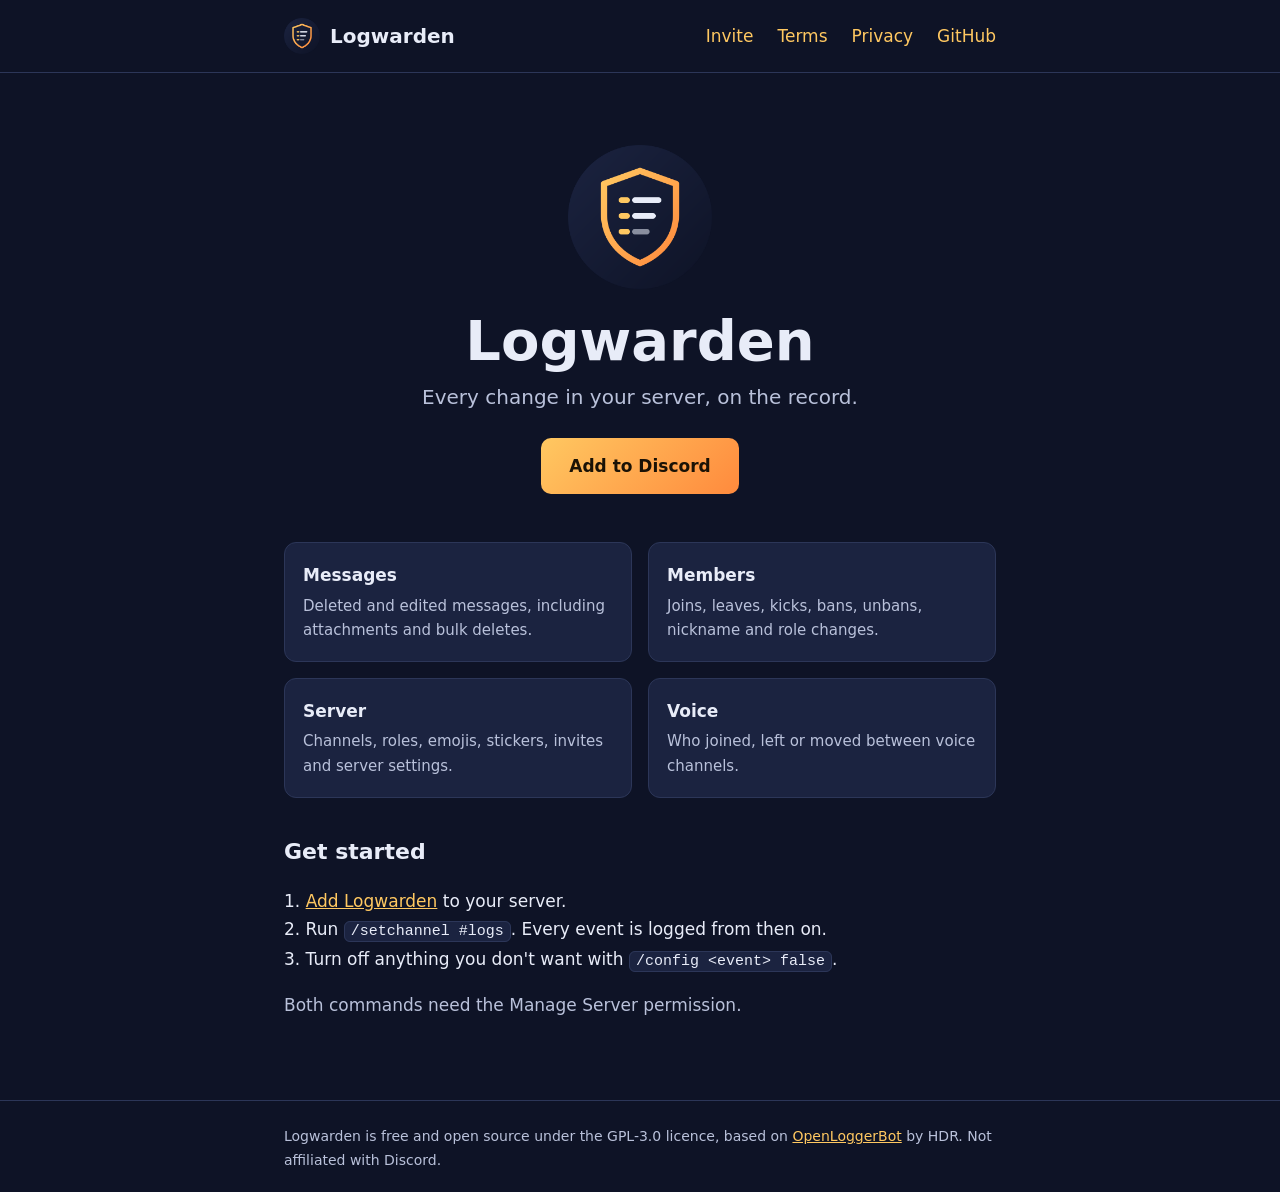
<file: docs/index.html>
<!doctype html>
<html lang="en">
<head>
<meta charset="utf-8">
<meta name="viewport" content="width=device-width, initial-scale=1">
<title>Logwarden — Discord logging bot</title>
<meta name="description" content="Every change in your server, on the record. Logwarden is a free, open source Discord logging bot.">
<link rel="icon" href="logo.png">
<link rel="stylesheet" href="style.css">
</head>
<body>
<header><div class="wrap"><nav>
<a class="brand" href="./"><img src="logo.png" alt="">Logwarden</a>
<a href="https://discord.com/oauth2/authorize?client_id=1572432117311340676&amp;scope=bot+applications.commands&amp;permissions=117920">Invite</a>
<a href="terms.html">Terms</a>
<a href="privacy.html">Privacy</a>
<a href="https://github.com/tomg12345667/sturdy-waffle">GitHub</a>
</nav></div></header>
<main><div class="wrap">
<section class="hero">
<img src="logo.png" alt="Logwarden logo">
<h1>Logwarden</h1>
<p class="muted" style="font-size:20px;margin:0">Every change in your server, on the record.</p>
<a class="btn" href="https://discord.com/oauth2/authorize?client_id=1572432117311340676&amp;scope=bot+applications.commands&amp;permissions=117920">Add to Discord</a>
</section>
<div class="grid">
<div class="card"><h3>Messages</h3><p>Deleted and edited messages, including attachments and bulk deletes.</p></div>
<div class="card"><h3>Members</h3><p>Joins, leaves, kicks, bans, unbans, nickname and role changes.</p></div>
<div class="card"><h3>Server</h3><p>Channels, roles, emojis, stickers, invites and server settings.</p></div>
<div class="card"><h3>Voice</h3><p>Who joined, left or moved between voice channels.</p></div>
</div>
<h2>Get started</h2>
<p>1. <a href="https://discord.com/oauth2/authorize?client_id=1572432117311340676&amp;scope=bot+applications.commands&amp;permissions=117920">Add Logwarden</a> to your server.<br>
2. Run <code>/setchannel #logs</code>. Every event is logged from then on.<br>
3. Turn off anything you don't want with <code>/config &lt;event&gt; false</code>.</p>
<p class="muted">Both commands need the Manage Server permission.</p>
</div></main>
<footer><div class="wrap">Logwarden is free and open source under the GPL-3.0 licence, based on <a href="https://github.com/HDR/OpenLoggerBot">OpenLoggerBot</a> by HDR. Not affiliated with Discord.</div></footer>
</body>
</html>
</file>
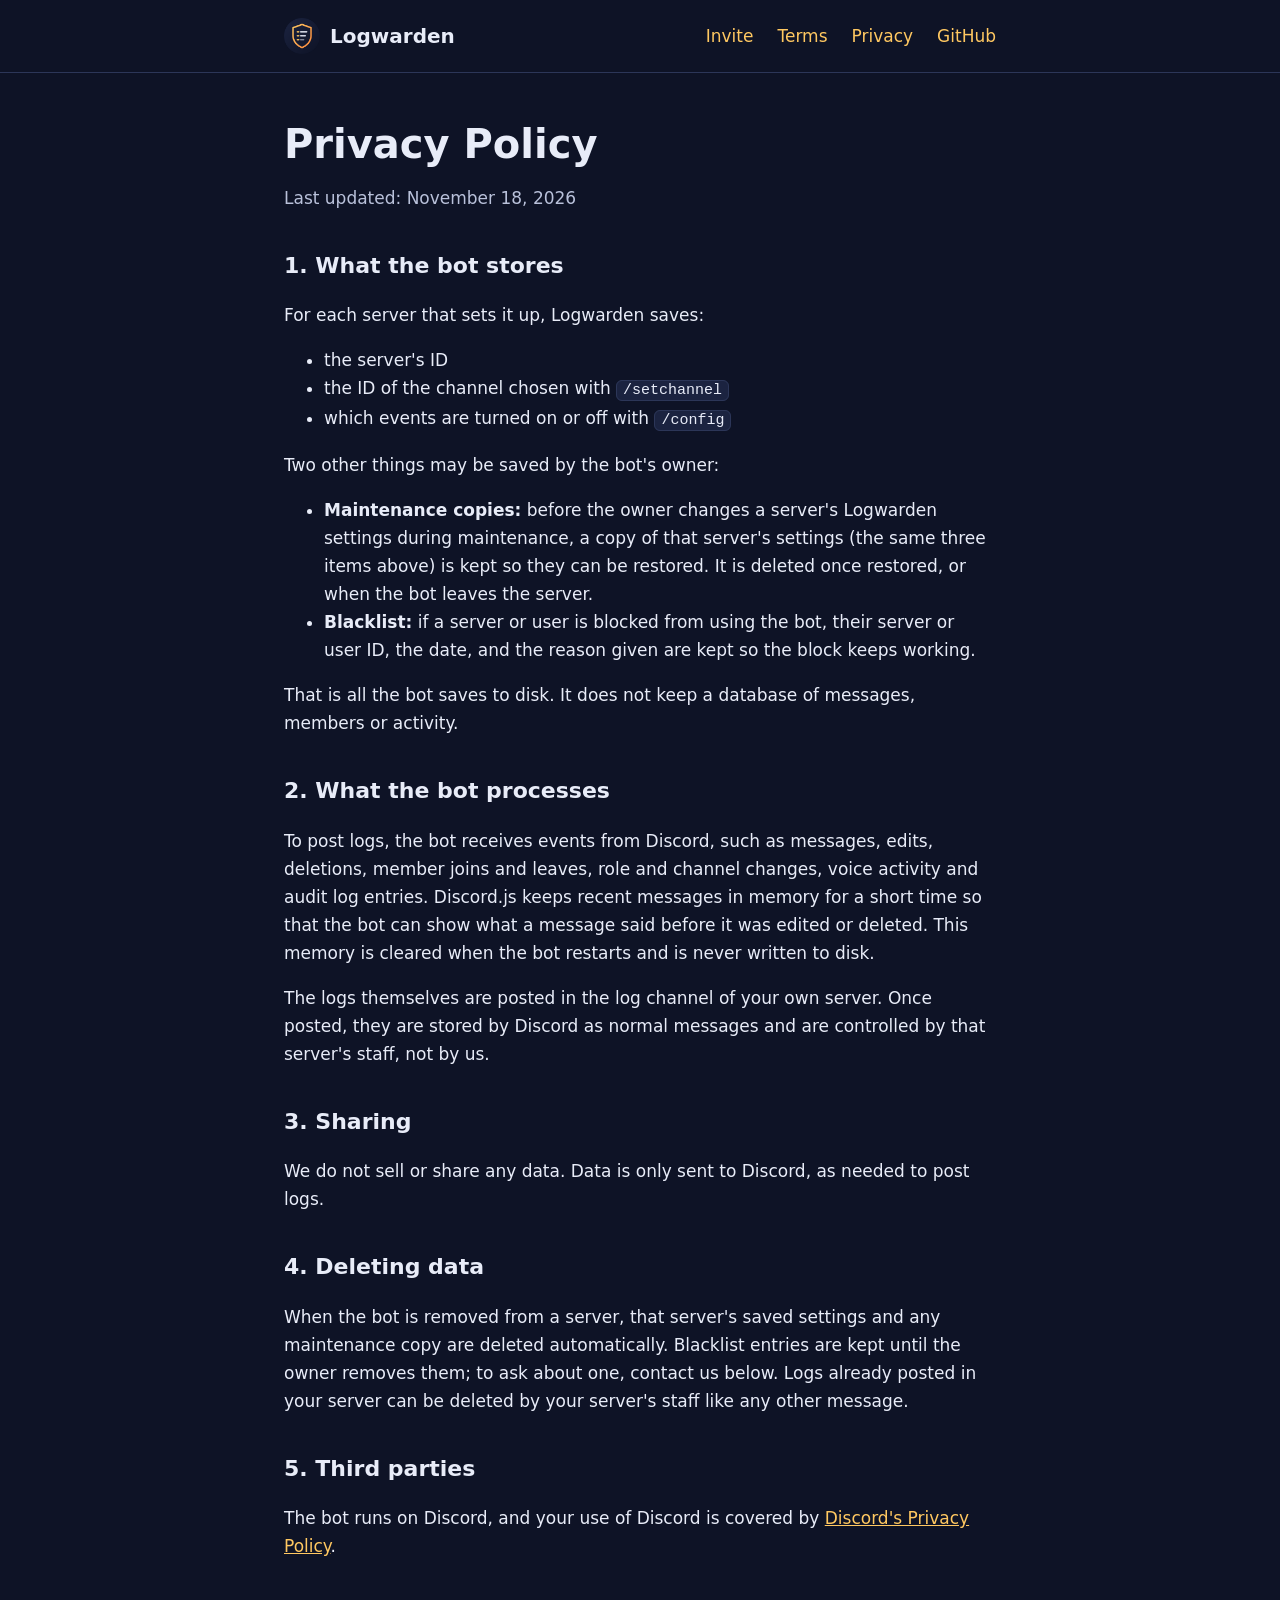
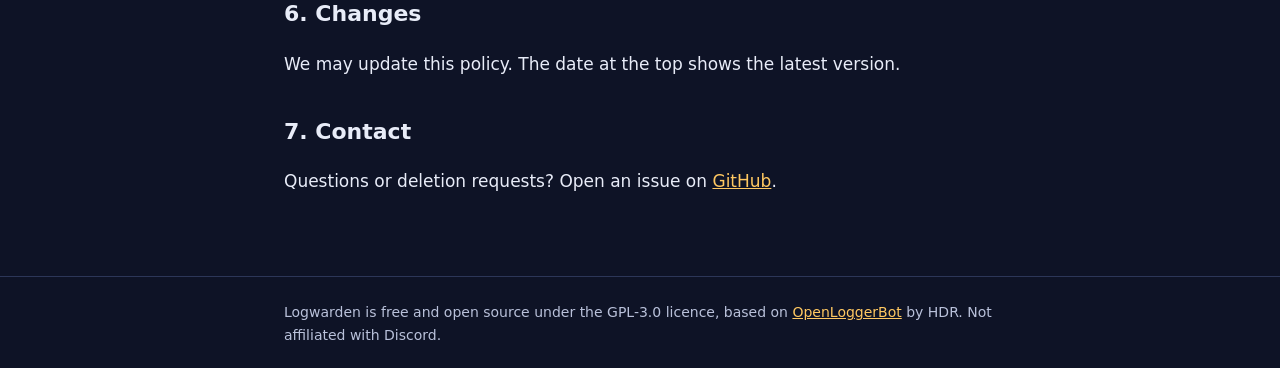
<file: docs/privacy.html>
<!doctype html>
<html lang="en">
<head>
<meta charset="utf-8">
<meta name="viewport" content="width=device-width, initial-scale=1">
<title>Privacy Policy — Logwarden</title>
<meta name="description" content="Every change in your server, on the record. Logwarden is a free, open source Discord logging bot.">
<link rel="icon" href="logo.png">
<link rel="stylesheet" href="style.css">
</head>
<body>
<header><div class="wrap"><nav>
<a class="brand" href="./"><img src="logo.png" alt="">Logwarden</a>
<a href="https://discord.com/oauth2/authorize?client_id=1572432117311340676&amp;scope=bot+applications.commands&amp;permissions=117920">Invite</a>
<a href="terms.html">Terms</a>
<a href="privacy.html">Privacy</a>
<a href="https://github.com/tomg12345667/sturdy-waffle">GitHub</a>
</nav></div></header>
<main><div class="wrap">
<h1>Privacy Policy</h1>
<p class="muted">Last updated: November 18, 2026</p>
<h2>1. What the bot stores</h2>
<p>For each server that sets it up, Logwarden saves:</p>
<ul>
<li>the server's ID</li>
<li>the ID of the channel chosen with <code>/setchannel</code></li>
<li>which events are turned on or off with <code>/config</code></li>
</ul>
<p>Two other things may be saved by the bot's owner:</p>
<ul>
<li><strong>Maintenance copies:</strong> before the owner changes a server's Logwarden settings during maintenance, a copy of that server's settings (the same three items above) is kept so they can be restored. It is deleted once restored, or when the bot leaves the server.</li>
<li><strong>Blacklist:</strong> if a server or user is blocked from using the bot, their server or user ID, the date, and the reason given are kept so the block keeps working.</li>
</ul>
<p>That is all the bot saves to disk. It does not keep a database of messages, members or activity.</p>
<h2>2. What the bot processes</h2>
<p>To post logs, the bot receives events from Discord, such as messages, edits, deletions, member joins and leaves, role and channel changes, voice activity and audit log entries. Discord.js keeps recent messages in memory for a short time so that the bot can show what a message said before it was edited or deleted. This memory is cleared when the bot restarts and is never written to disk.</p>
<p>The logs themselves are posted in the log channel of your own server. Once posted, they are stored by Discord as normal messages and are controlled by that server's staff, not by us.</p>
<h2>3. Sharing</h2>
<p>We do not sell or share any data. Data is only sent to Discord, as needed to post logs.</p>
<h2>4. Deleting data</h2>
<p>When the bot is removed from a server, that server's saved settings and any maintenance copy are deleted automatically. Blacklist entries are kept until the owner removes them; to ask about one, contact us below. Logs already posted in your server can be deleted by your server's staff like any other message.</p>
<h2>5. Third parties</h2>
<p>The bot runs on Discord, and your use of Discord is covered by <a href="https://discord.com/privacy">Discord's Privacy Policy</a>.</p>
<h2>6. Changes</h2>
<p>We may update this policy. The date at the top shows the latest version.</p>
<h2>7. Contact</h2>
<p>Questions or deletion requests? Open an issue on <a href="https://github.com/tomg12345667/sturdy-waffle/issues">GitHub</a>.</p>
</div></main>
<footer><div class="wrap">Logwarden is free and open source under the GPL-3.0 licence, based on <a href="https://github.com/HDR/OpenLoggerBot">OpenLoggerBot</a> by HDR. Not affiliated with Discord.</div></footer>
</body>
</html>
</file>
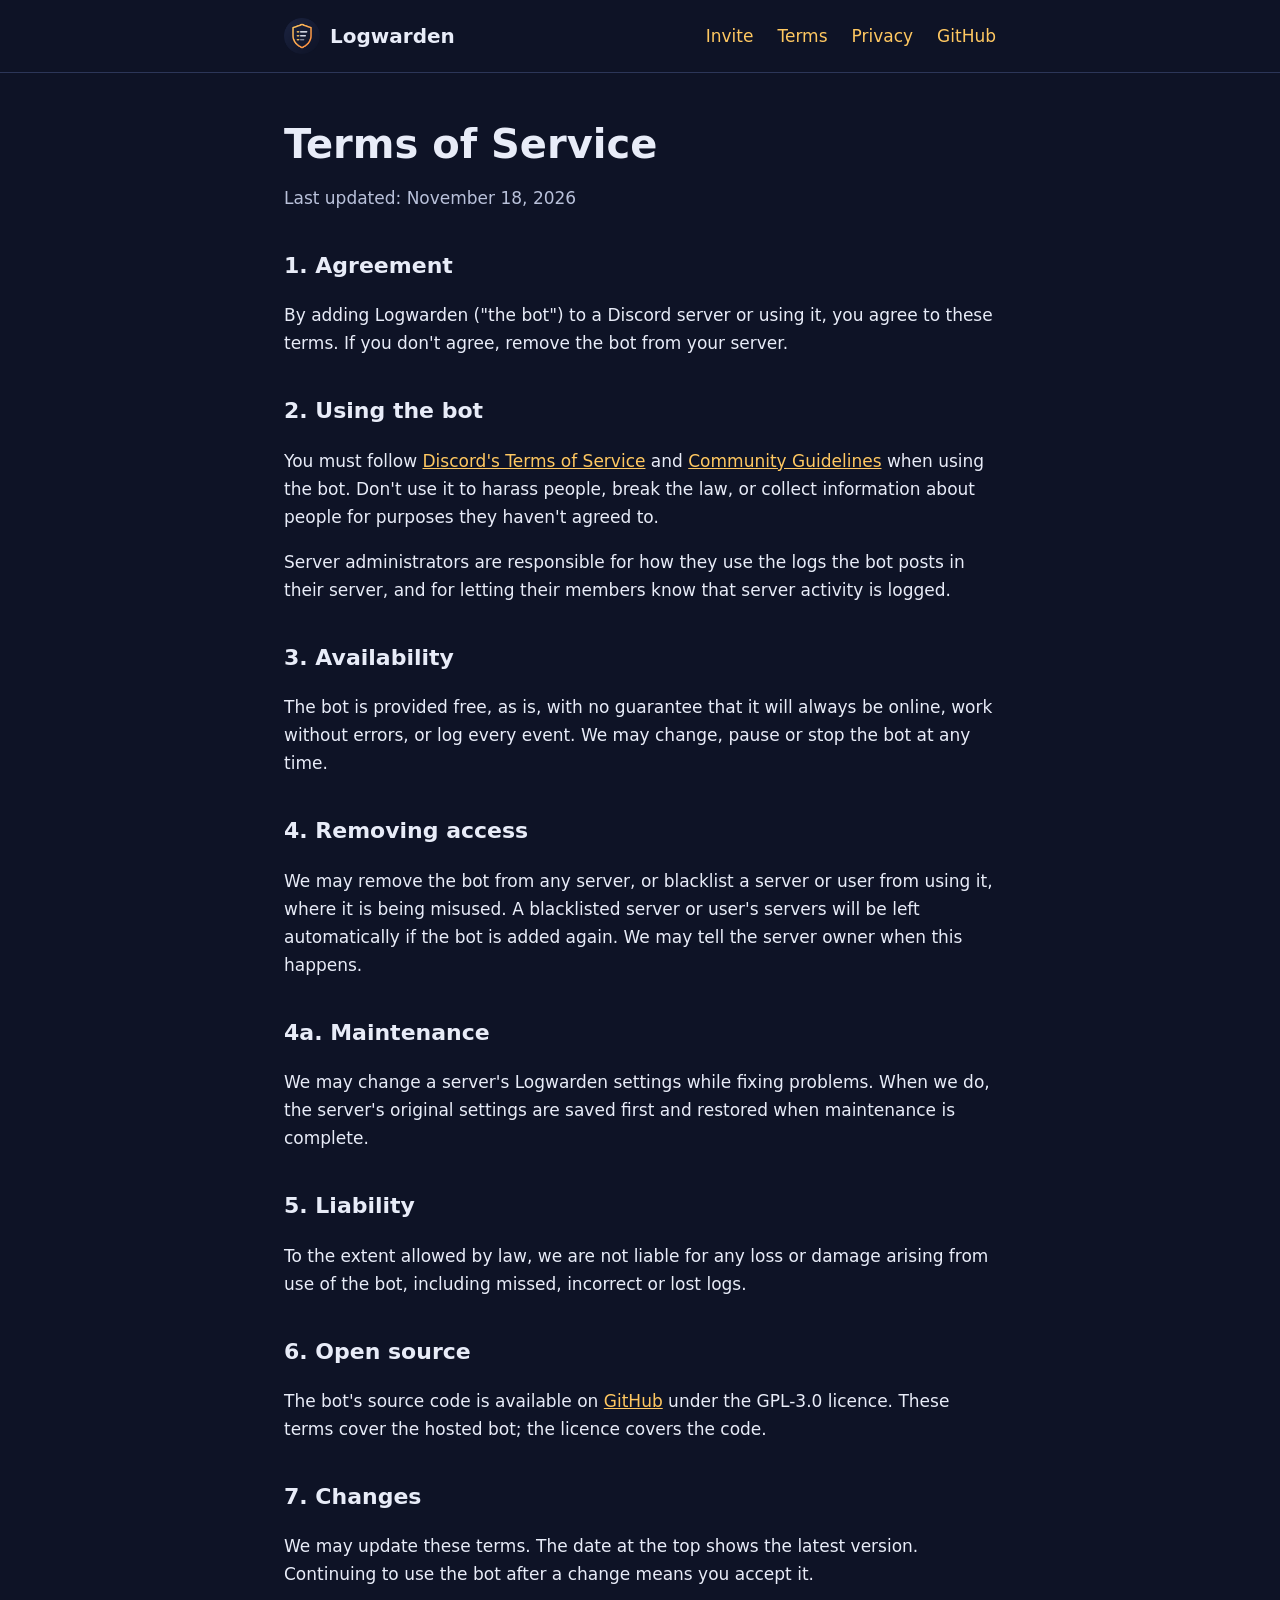
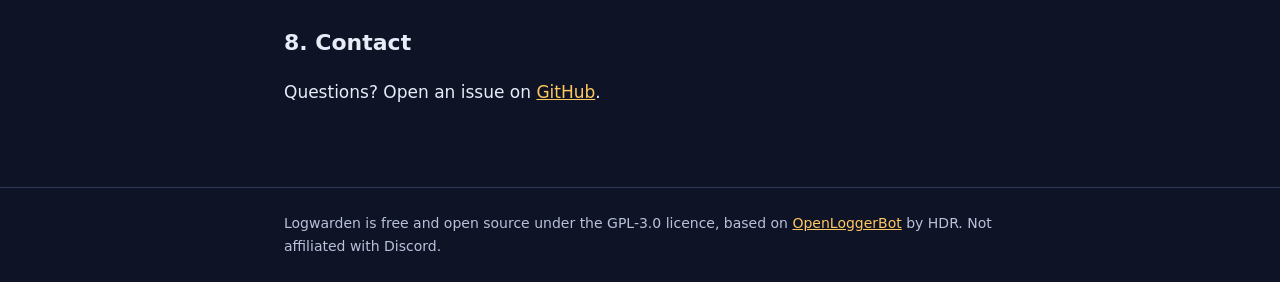
<file: docs/terms.html>
<!doctype html>
<html lang="en">
<head>
<meta charset="utf-8">
<meta name="viewport" content="width=device-width, initial-scale=1">
<title>Terms of Service — Logwarden</title>
<meta name="description" content="Every change in your server, on the record. Logwarden is a free, open source Discord logging bot.">
<link rel="icon" href="logo.png">
<link rel="stylesheet" href="style.css">
</head>
<body>
<header><div class="wrap"><nav>
<a class="brand" href="./"><img src="logo.png" alt="">Logwarden</a>
<a href="https://discord.com/oauth2/authorize?client_id=1572432117311340676&amp;scope=bot+applications.commands&amp;permissions=117920">Invite</a>
<a href="terms.html">Terms</a>
<a href="privacy.html">Privacy</a>
<a href="https://github.com/tomg12345667/sturdy-waffle">GitHub</a>
</nav></div></header>
<main><div class="wrap">
<h1>Terms of Service</h1>
<p class="muted">Last updated: November 18, 2026</p>
<h2>1. Agreement</h2>
<p>By adding Logwarden ("the bot") to a Discord server or using it, you agree to these terms. If you don't agree, remove the bot from your server.</p>
<h2>2. Using the bot</h2>
<p>You must follow <a href="https://discord.com/terms">Discord's Terms of Service</a> and <a href="https://discord.com/guidelines">Community Guidelines</a> when using the bot. Don't use it to harass people, break the law, or collect information about people for purposes they haven't agreed to.</p>
<p>Server administrators are responsible for how they use the logs the bot posts in their server, and for letting their members know that server activity is logged.</p>
<h2>3. Availability</h2>
<p>The bot is provided free, as is, with no guarantee that it will always be online, work without errors, or log every event. We may change, pause or stop the bot at any time.</p>
<h2>4. Removing access</h2>
<p>We may remove the bot from any server, or blacklist a server or user from using it, where it is being misused. A blacklisted server or user's servers will be left automatically if the bot is added again. We may tell the server owner when this happens.</p>
<h2>4a. Maintenance</h2>
<p>We may change a server's Logwarden settings while fixing problems. When we do, the server's original settings are saved first and restored when maintenance is complete.</p>
<h2>5. Liability</h2>
<p>To the extent allowed by law, we are not liable for any loss or damage arising from use of the bot, including missed, incorrect or lost logs.</p>
<h2>6. Open source</h2>
<p>The bot's source code is available on <a href="https://github.com/tomg12345667/sturdy-waffle">GitHub</a> under the GPL-3.0 licence. These terms cover the hosted bot; the licence covers the code.</p>
<h2>7. Changes</h2>
<p>We may update these terms. The date at the top shows the latest version. Continuing to use the bot after a change means you accept it.</p>
<h2>8. Contact</h2>
<p>Questions? Open an issue on <a href="https://github.com/tomg12345667/sturdy-waffle/issues">GitHub</a>.</p>
</div></main>
<footer><div class="wrap">Logwarden is free and open source under the GPL-3.0 licence, based on <a href="https://github.com/HDR/OpenLoggerBot">OpenLoggerBot</a> by HDR. Not affiliated with Discord.</div></footer>
</body>
</html>
</file>
<file: docs/style.css>
:root{--bg:#0E1326;--panel:#1B2340;--line:#2C3658;--text:#E8ECF8;--muted:#B9C1DA;--amber:#FFC861;--ember:#FF8A3D}
*{box-sizing:border-box}
body{margin:0;background:var(--bg);color:var(--text);font:17px/1.65 Inter,system-ui,-apple-system,"Segoe UI",sans-serif}
a{color:var(--amber)}a:hover{color:#FFE0A3}
header{border-bottom:1px solid var(--line)}
.wrap{max-width:760px;margin:0 auto;padding:0 24px}
nav{display:flex;align-items:center;gap:24px;padding:18px 0;flex-wrap:wrap}
nav .brand{display:flex;align-items:center;gap:10px;color:var(--text);text-decoration:none;font-weight:700;font-size:20px;margin-right:auto}
nav .brand img{width:36px;height:36px}
nav a{text-decoration:none}
main{padding:48px 0 64px}
h1{font-size:40px;line-height:1.15;margin:0 0 8px}
h2{font-size:22px;margin:36px 0 8px}
.muted{color:var(--muted)}
.hero{text-align:center;padding:24px 0 8px}
.hero img{width:144px;height:144px}
.hero h1{font-size:56px;margin-top:12px}
.btn{display:inline-block;margin-top:24px;padding:14px 28px;border-radius:10px;background:linear-gradient(135deg,var(--amber),var(--ember));color:#1A1206;font-weight:700;text-decoration:none}
.btn:hover{color:#1A1206;filter:brightness(1.05)}
.grid{display:grid;grid-template-columns:repeat(auto-fit,minmax(280px,1fr));gap:16px;margin-top:40px}
.card{background:var(--panel);border:1px solid var(--line);border-radius:12px;padding:18px}
.card h3{margin:0 0 4px;font-size:17px}.card p{margin:0;color:var(--muted);font-size:15px}
code{background:var(--panel);border:1px solid var(--line);border-radius:6px;padding:1px 6px;font-size:15px}
footer{border-top:1px solid var(--line);padding:24px 0;color:var(--muted);font-size:14px}
</file>
